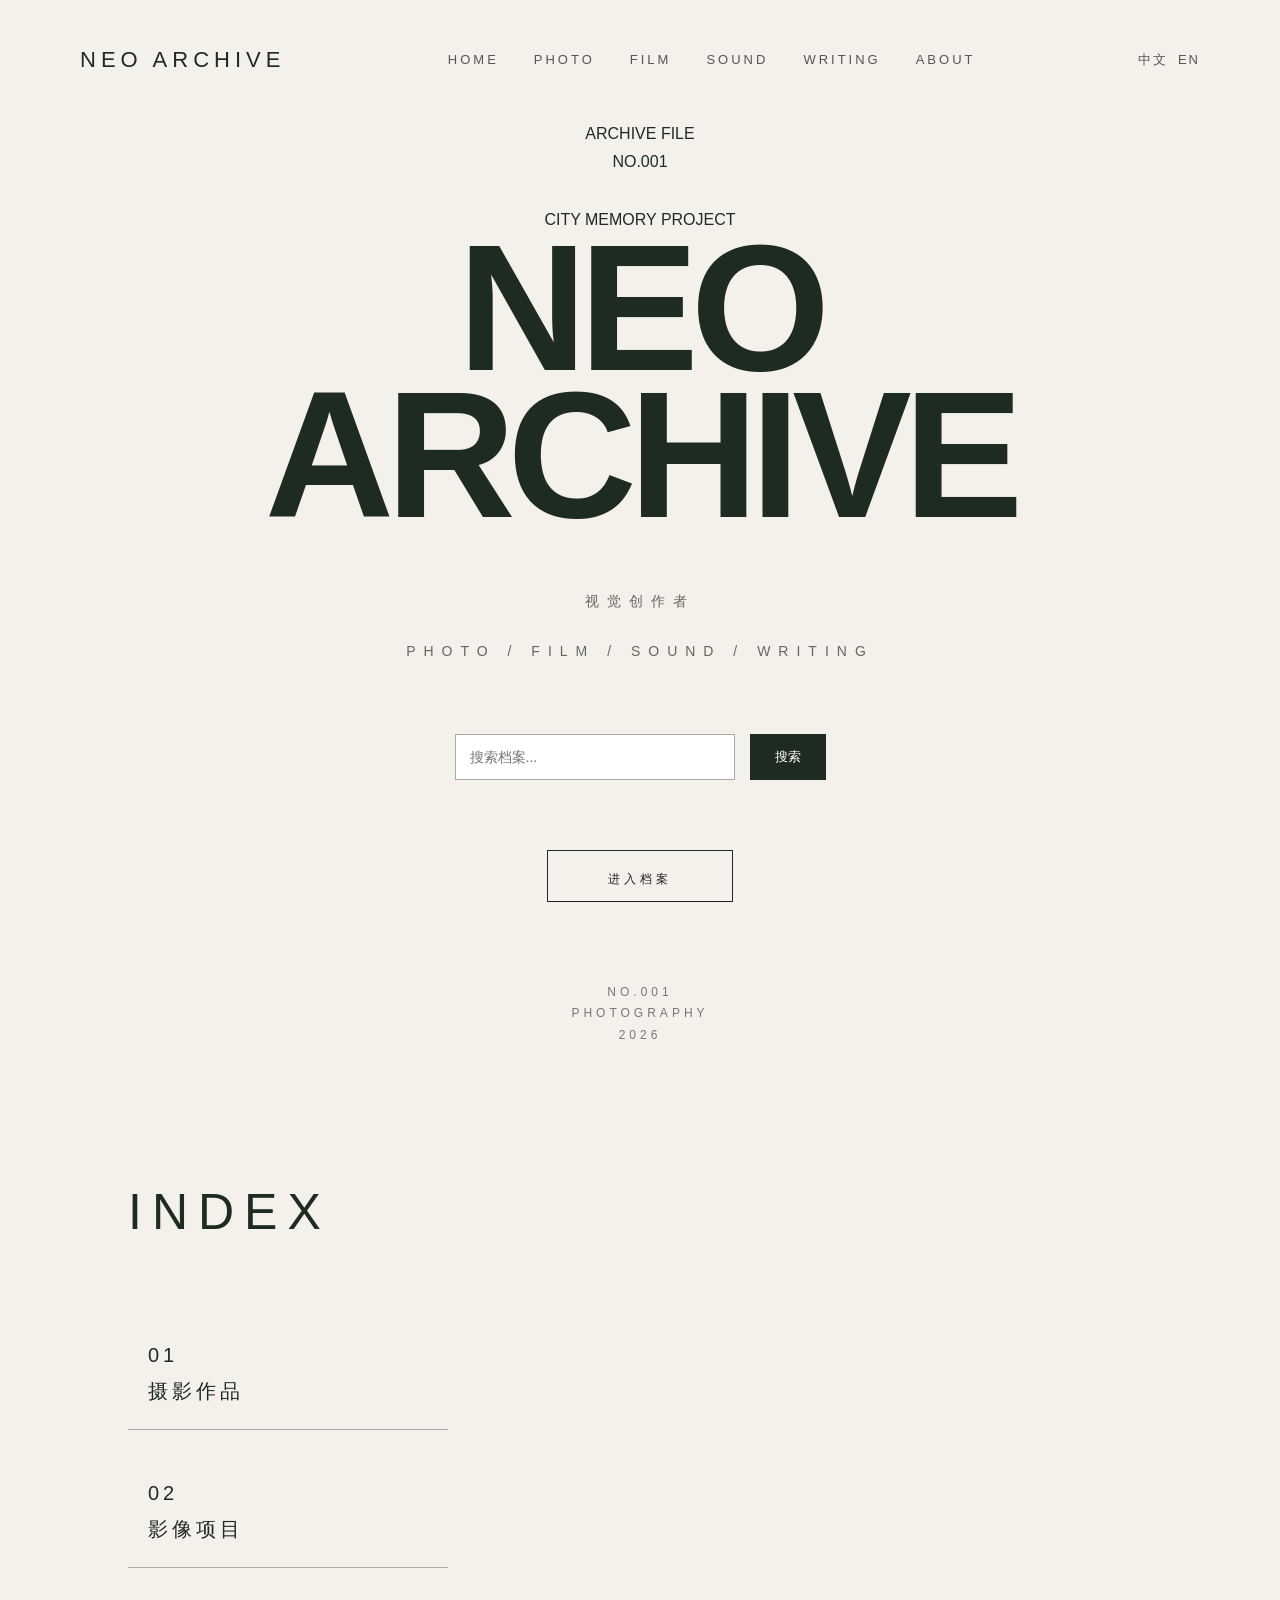
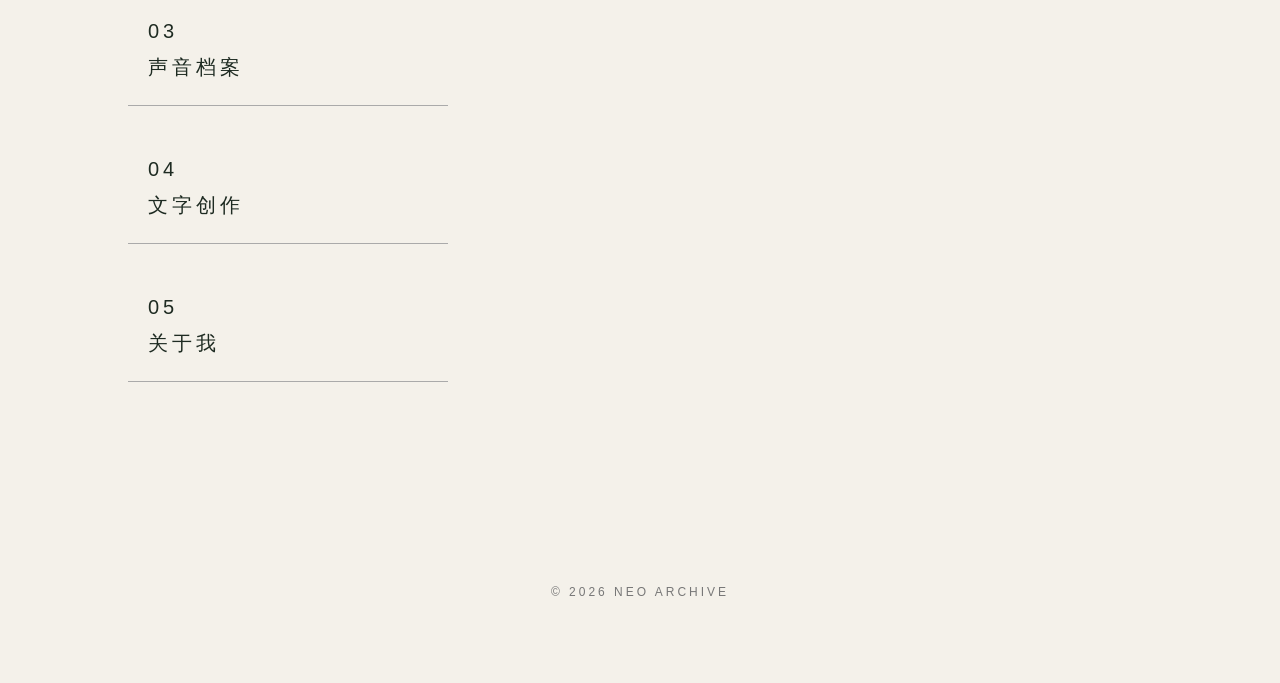
<file: index.html>
<!DOCTYPE html>
<html lang="zh-CN">

<head>

<meta charset="UTF-8">

<meta name="viewport" content="width=device-width, initial-scale=1.0">

<title>NEO ARCHIVE</title>

<link rel="stylesheet" href="style.css">

</head>


<body>


<header class="site-header">


<div class="logo">

<a href="index.html">

NEO ARCHIVE

</a>

</div>



<nav>

<a href="index.html">
HOME
</a>

<a href="photo.html">
PHOTO
</a>

<a href="film.html">
FILM
</a>

<a href="sound.html">
SOUND
</a>

<a href="writing.html">
WRITING
</a>

<a href="about.html">
ABOUT
</a>


</nav>



<div class="language">

<button onclick="changeLanguage('zh')">
中文
</button>


<button onclick="changeLanguage('en')">
EN
</button>


</div>


</header>





<main class="home">


<div class="cover">



<div class="archive-label top-label">


ARCHIVE FILE

<br>

NO.001

<br><br>

CITY MEMORY PROJECT


</div>





<h1 class="logo-big">

NEO

<br>

ARCHIVE

</h1>





<div class="creator-role">


<span data-zh>
视觉创作者
</span>


<span data-en style="display:none;">
VISUAL CREATOR
</span>


<br><br>


PHOTO / FILM / SOUND / WRITING


</div>






<div class="search-box">


<input

id="searchInput"

type="text"

data-placeholder-zh="搜索档案..."

data-placeholder-en="SEARCH ARCHIVE..."

placeholder="搜索档案..."

>


<button>

<span data-zh>
搜索
</span>


<span data-en style="display:none;">
SEARCH
</span>


</button>


</div>






<a href="photo.html" class="enter">


<span data-zh>
进入档案
</span>


<span data-en style="display:none;">
ENTER ARCHIVE
</span>


</a>






<div class="info">


NO.001

<br>

PHOTOGRAPHY

<br>

2026


</div>




</div>


</main>







<section class="archive-index">


<h2>

INDEX

</h2>



<div class="archive-menu">



<a href="photo.html">

01

<br>

<span data-zh>
摄影作品
</span>

<span data-en style="display:none;">
PHOTO
</span>


</a>





<a href="film.html">

02

<br>

<span data-zh>
影像项目
</span>

<span data-en style="display:none;">
FILM
</span>


</a>





<a href="sound.html">

03

<br>

<span data-zh>
声音档案
</span>

<span data-en style="display:none;">
SOUND
</span>


</a>





<a href="writing.html">

04

<br>

<span data-zh>
文字创作
</span>

<span data-en style="display:none;">
WRITING
</span>


</a>





<a href="about.html">

05

<br>

<span data-zh>
关于我
</span>

<span data-en style="display:none;">
ABOUT
</span>


</a>



</div>


</section>







<footer>

© 2026 NEO ARCHIVE

</footer>





<script src="script.js"></script>


</body>


</html>
</file>
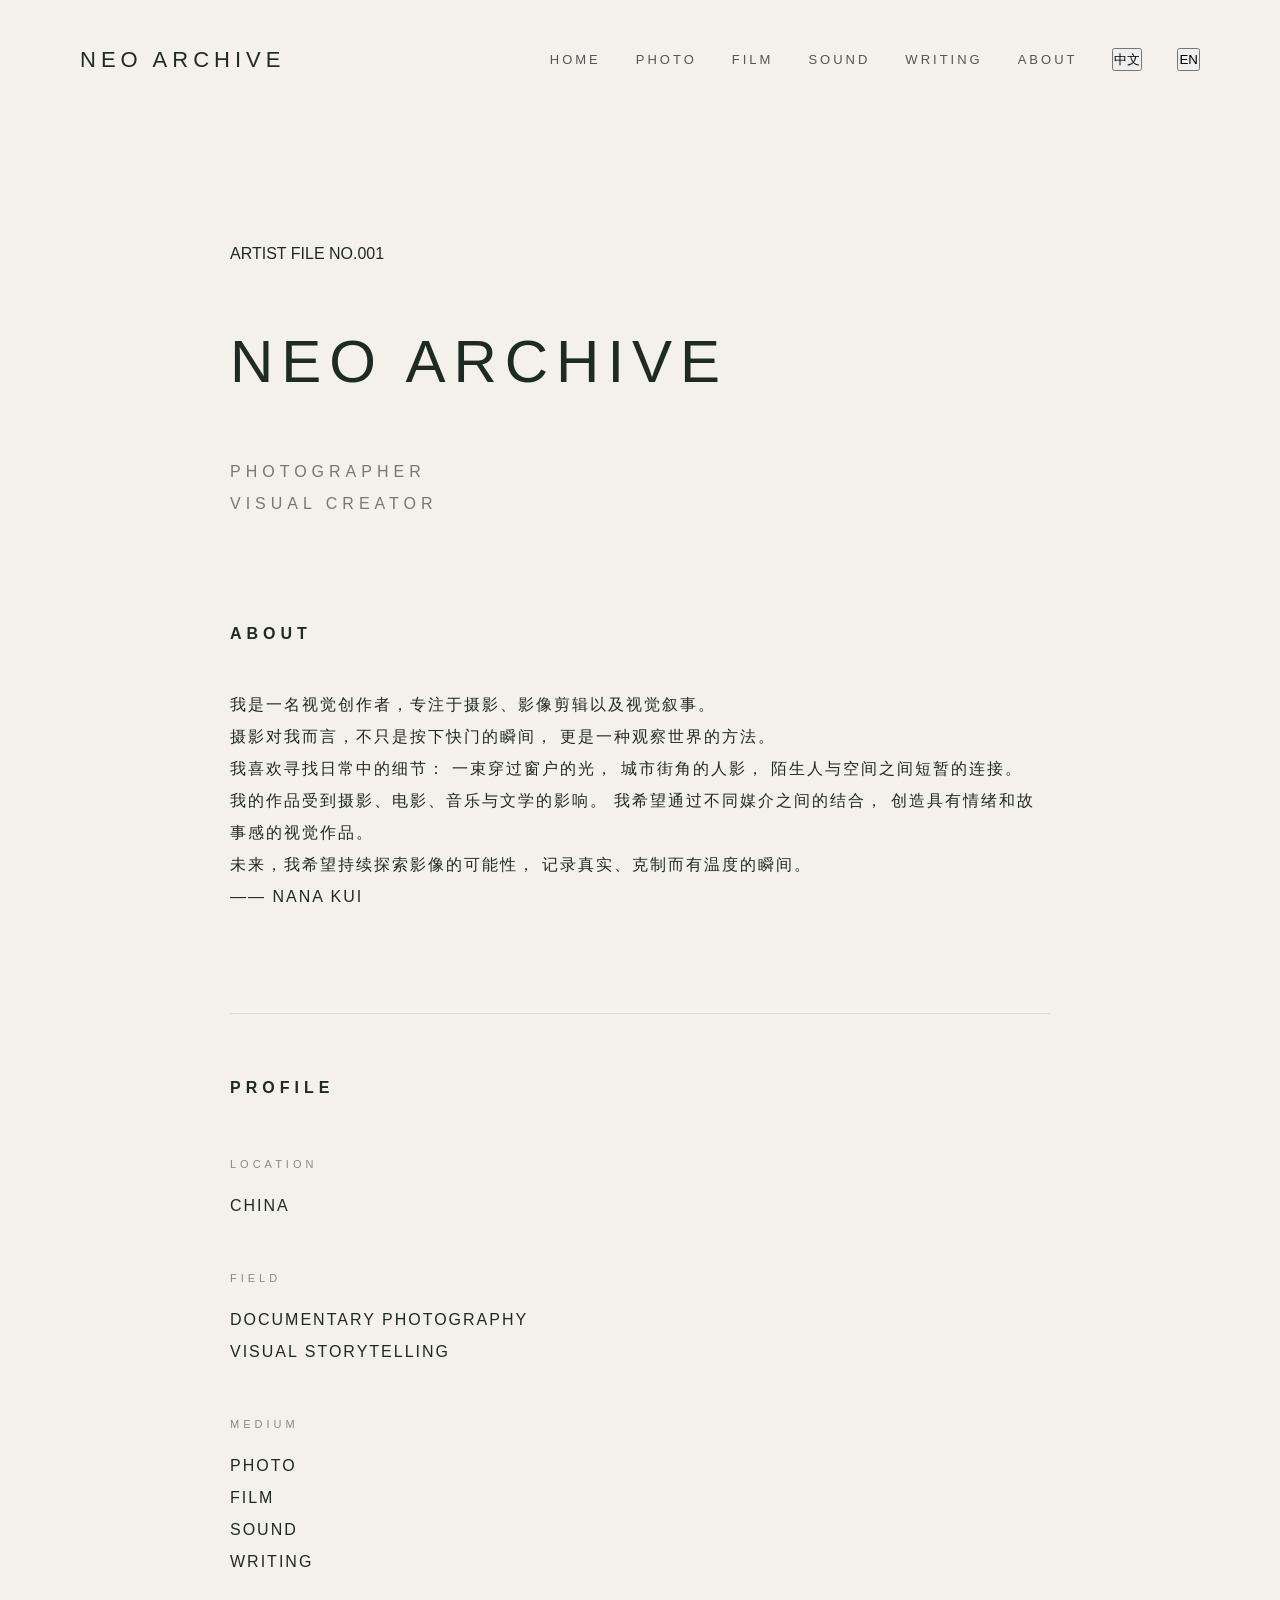
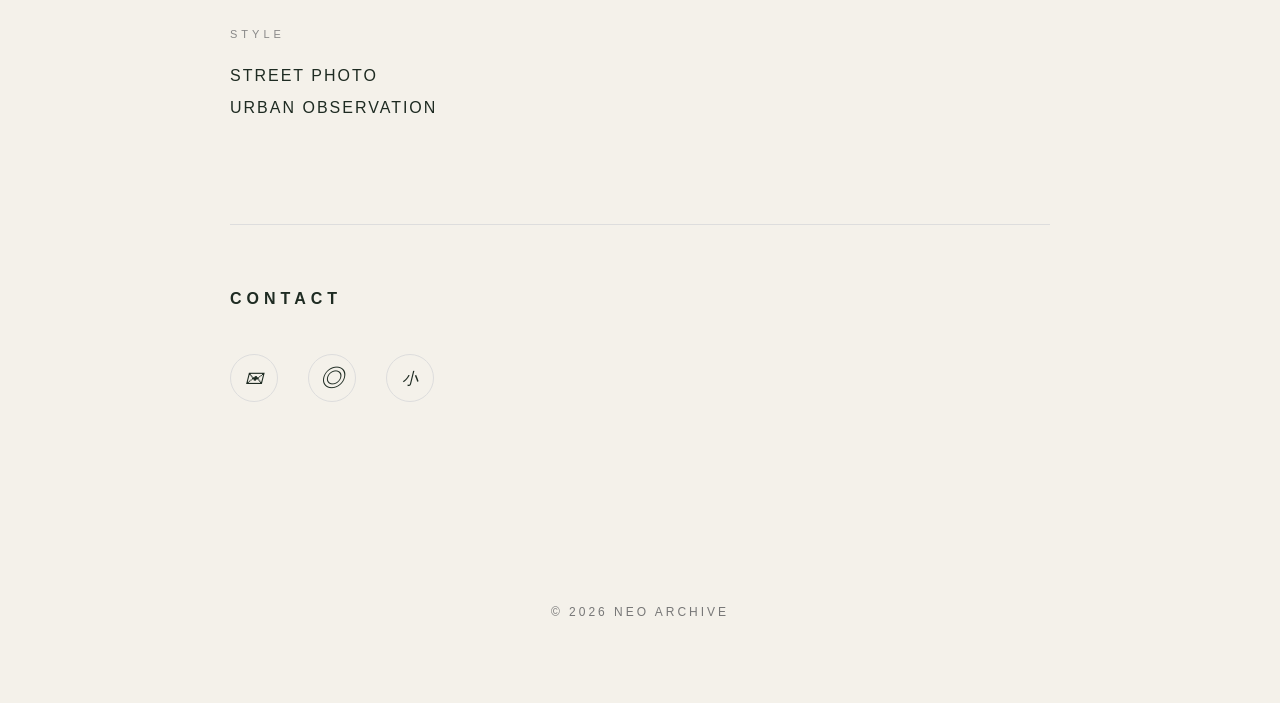
<file: about.html>
<!DOCTYPE html>
<html lang="zh-CN">

<head>

<meta charset="UTF-8">

<meta name="viewport" content="width=device-width, initial-scale=1.0">

<title>ABOUT - NEO ARCHIVE</title>

<link rel="stylesheet" href="style.css">

</head>


<body>



<header class="site-header">


<div class="logo">

<a href="index.html">

NEO ARCHIVE

</a>

</div>



<nav>

<a href="index.html">HOME</a>

<a href="photo.html">PHOTO</a>

<a href="film.html">FILM</a>

<a href="sound.html">SOUND</a>

<a href="writing.html">WRITING</a>

<a href="about.html">ABOUT</a>


<button onclick="changeLanguage('zh')">

中文

</button>


<button onclick="changeLanguage('en')">

EN

</button>


</nav>


</header>








<section class="about-page">



<p class="file-number">

ARTIST FILE NO.001

</p>




<h1>

NEO ARCHIVE

</h1>



<p class="role">

PHOTOGRAPHER

<br>

VISUAL CREATOR

</p>








<div class="about-text">


<h2>
ABOUT
</h2>



<p data-zh>

我是一名视觉创作者，专注于摄影、影像剪辑以及视觉叙事。

</p>


<p data-en style="display:none;">

I am a visual creator focusing on photography, film editing and visual storytelling.

</p>




<p data-zh>

摄影对我而言，不只是按下快门的瞬间，
更是一种观察世界的方法。

</p>


<p data-en style="display:none;">

For me, photography is not only the moment of pressing the shutter,
but also a way of observing and understanding the world.

</p>





<p data-zh>

我喜欢寻找日常中的细节：

一束穿过窗户的光，
城市街角的人影，
陌生人与空间之间短暂的连接。

</p>


<p data-en style="display:none;">

I enjoy discovering overlooked details in everyday life:

a beam of light passing through a window,
a figure standing on a city street,
and the brief connection between people and spaces.

</p>






<p data-zh>

我的作品受到摄影、电影、音乐与文学的影响。

我希望通过不同媒介之间的结合，
创造具有情绪和故事感的视觉作品。

</p>


<p data-en style="display:none;">

My work is influenced by photography, cinema, music and literature.

Through the combination of different mediums,
I hope to create visual works with emotion and narrative.

</p>







<p data-zh>

未来，我希望持续探索影像的可能性，
记录真实、克制而有温度的瞬间。

</p>


<p data-en style="display:none;">

In the future, I hope to continue exploring the possibilities of visual expression,
capturing authentic, subtle and warm moments.

</p>






<p class="signature">

—— NANA KUI

</p>



</div>









<div class="profile-box">


<h2>
PROFILE
</h2>



<div class="profile-item">

<p class="label">

LOCATION

</p>


<p data-zh>

CHINA

</p>


<p data-en style="display:none;">

CHINA

</p>


</div>





<div class="profile-item">

<p class="label">

FIELD

</p>


<p data-zh>

DOCUMENTARY PHOTOGRAPHY

<br>

VISUAL STORYTELLING

</p>


<p data-en style="display:none;">

DOCUMENTARY PHOTOGRAPHY

<br>

VISUAL STORYTELLING

</p>


</div>







<div class="profile-item">

<p class="label">

MEDIUM

</p>


<p data-zh>

PHOTO

<br>

FILM

<br>

SOUND

<br>

WRITING

</p>


<p data-en style="display:none;">

PHOTO

<br>

FILM

<br>

SOUND

<br>

WRITING

</p>


</div>







<div class="profile-item">

<p class="label">

STYLE

</p>


<p data-zh>

STREET PHOTO

<br>

URBAN OBSERVATION

</p>


<p data-en style="display:none;">

STREET PHOTO

<br>

URBAN OBSERVATION

</p>


</div>



</div>









<section class="contact-section">


<h2>
CONTACT
</h2>


<div class="social-icons">


<a href="mailto:zsy2323@qq.com" 
title="Email">

<i class="icon email"></i>

</a>




<a href="https://www.instagram.com/ds14646/"
target="_blank"
title="Instagram">

<i class="icon instagram"></i>

</a>




<a href="https://www.xiaohongshu.com/user/profile/670105b9000000001d030f6c"
target="_blank"
title="Xiaohongshu">

<i class="icon xhs"></i>

</a>



</div>


</section>







</section>








<footer>


© 2026 NEO ARCHIVE


</footer>





<script src="script.js"></script>


</body>

</html>
</file>
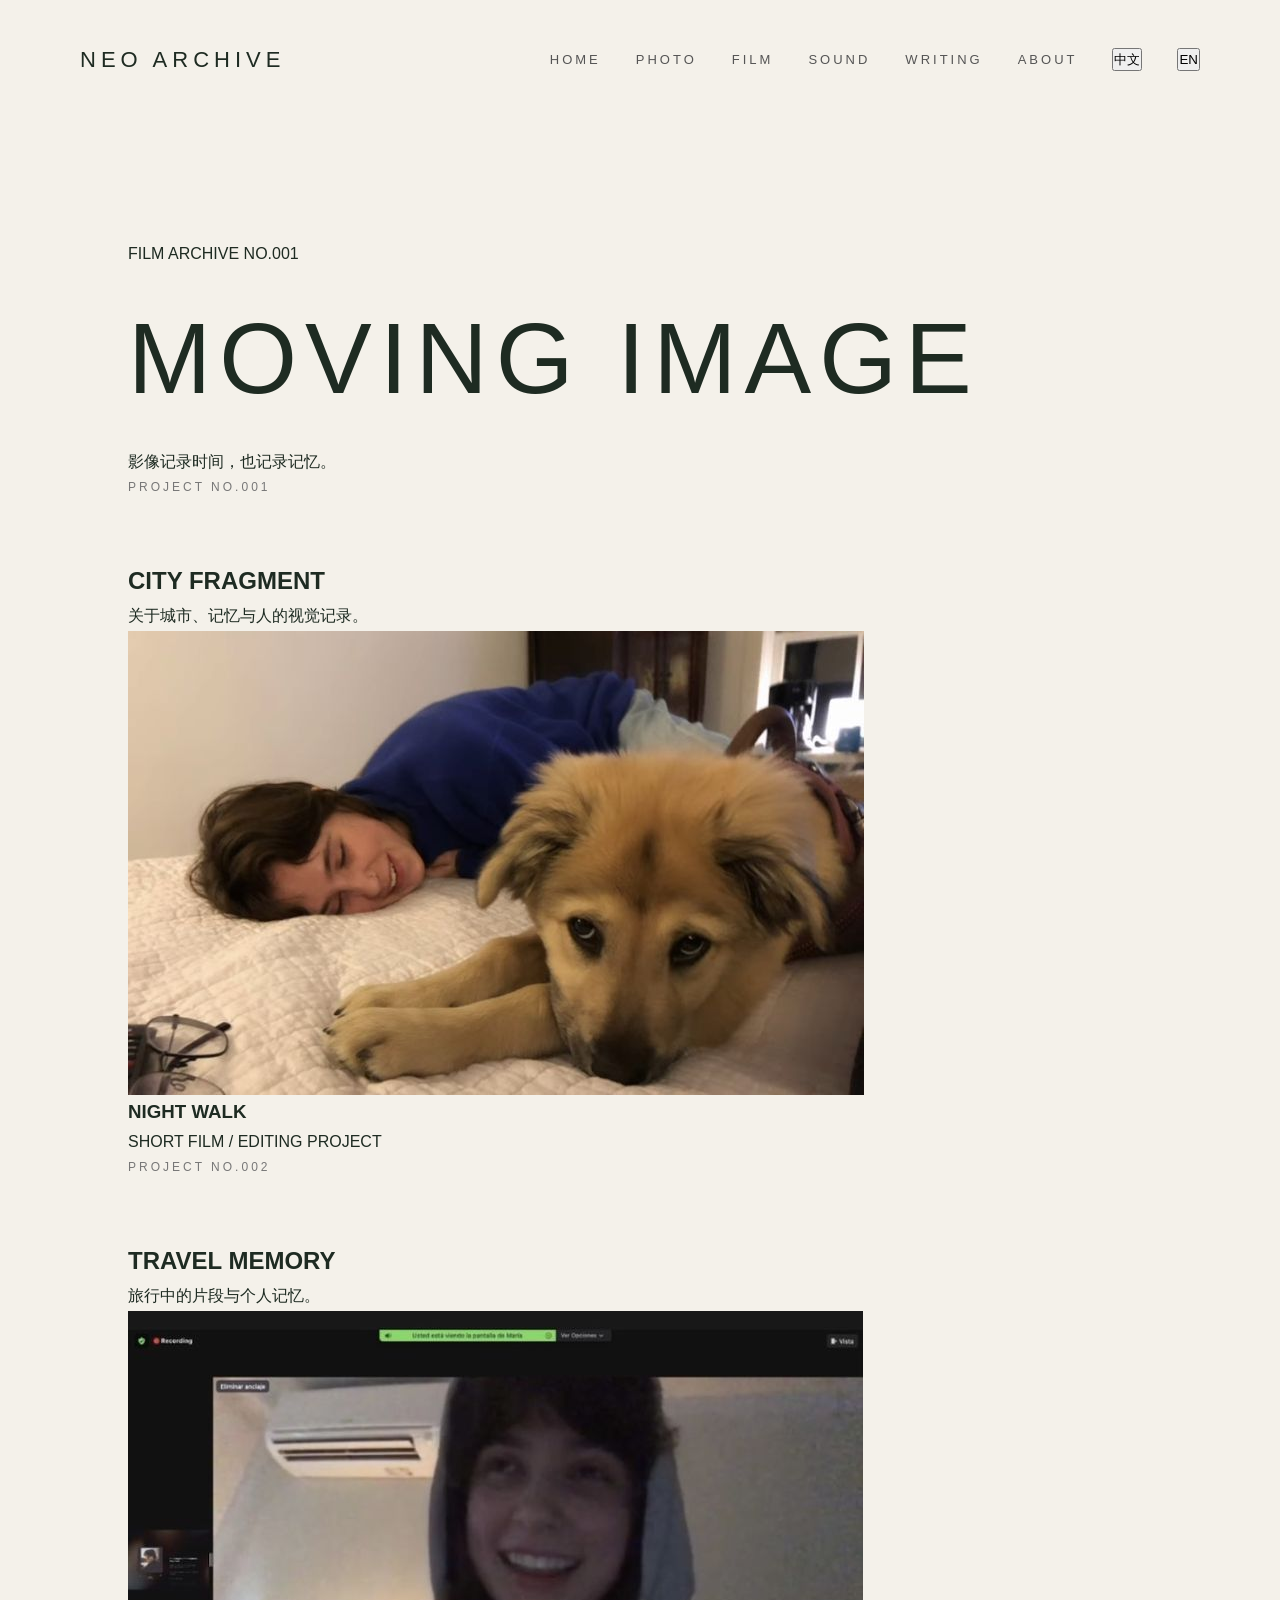
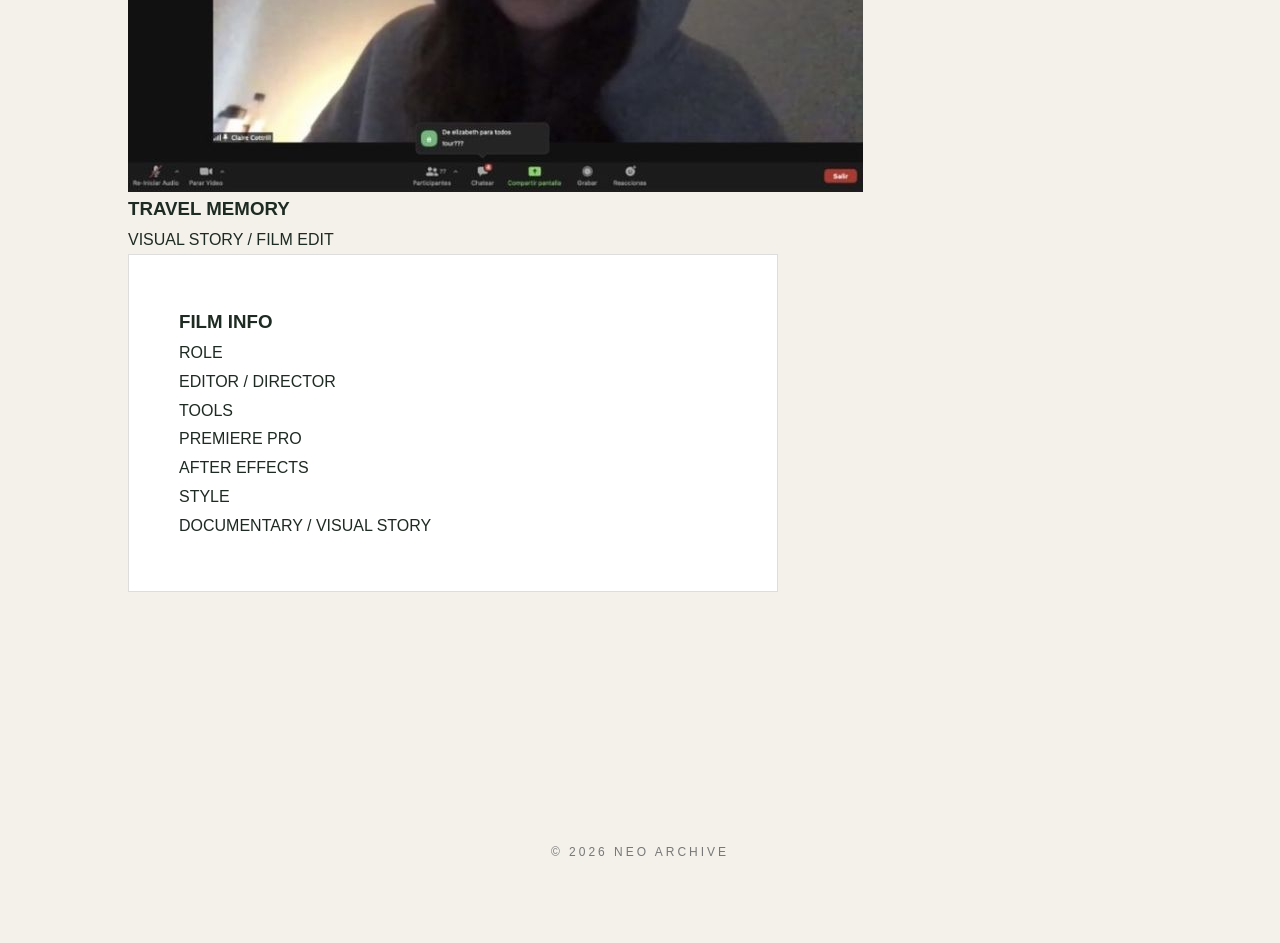
<file: film.html>
<!DOCTYPE html>
<html lang="zh-CN">

<head>

<meta charset="UTF-8">

<meta name="viewport" content="width=device-width, initial-scale=1.0">

<meta name="description" content="NEO ARCHIVE film and video editing portfolio.">

<title>FILM - NEO ARCHIVE</title>

<link rel="stylesheet" href="style.css">

</head>


<body>


<header class="site-header">


    <div class="logo">

        <a href="index.html">

            NEO ARCHIVE

        </a>

    </div>



    <nav>

        <a href="index.html">
            HOME
        </a>

        <a href="photo.html">
            PHOTO
        </a>

        <a href="film.html">
            FILM
        </a>

        <a href="sound.html">
            SOUND
        </a>

        <a href="writing.html">
            WRITING
        </a>

        <a href="about.html">
            ABOUT
        </a>



        <button onclick="changeLanguage('zh')">
            中文
        </button>

        <button onclick="changeLanguage('en')">
            EN
        </button>

    </nav>


</header>





<main class="film-page">


    <p class="file-number">

        FILM ARCHIVE NO.001

    </p>




    <h1>

        MOVING IMAGE

    </h1>





    <div class="film-intro">


        <p data-zh>

            影像记录时间，也记录记忆。

        </p>


        <p data-en style="display:none;">

            Moving images record time, memory and the moments between them.

        </p>


    </div>






    <!-- PROJECT 01 -->

    <section class="film-project">


        <div class="film-project-header">


            <p class="project-number">

                PROJECT NO.001

            </p>


            <h2>

                CITY FRAGMENT

            </h2>


            <p data-zh>

                关于城市、记忆与人的视觉记录。

            </p>


            <p data-en style="display:none;">

                A visual story about the city, memory and human movement.

            </p>


        </div>





        <div class="video-box">


            <img

                src="video/night.jpg"

                alt="Night Walk"

            >


        </div>





        <div class="film-title">


            <h3>

                NIGHT WALK

            </h3>


            <p>

                SHORT FILM / EDITING PROJECT

            </p>


        </div>


    </section>







    <!-- PROJECT 02 -->

    <section class="film-project">


        <div class="film-project-header">


            <p class="project-number">

                PROJECT NO.002

            </p>


            <h2>

                TRAVEL MEMORY

            </h2>


            <p data-zh>

                旅行中的片段与个人记忆。

            </p>


            <p data-en style="display:none;">

                Fragments of travel and personal memory.

            </p>


        </div>





        <div class="video-box">


            <img

                src="video/travel.jpg"

                alt="Travel Memory"

            >


        </div>





        <div class="film-title">


            <h3>

                TRAVEL MEMORY

            </h3>


            <p>

                VISUAL STORY / FILM EDIT

            </p>


        </div>


    </section>








    <!-- ROLE -->

    <section class="film-info">


        <h3>

            FILM INFO

        </h3>



        <p>

            ROLE

            <br>

            EDITOR / DIRECTOR

        </p>



        <p>

            TOOLS

            <br>

            PREMIERE PRO

            <br>

            AFTER EFFECTS

        </p>



        <p>

            STYLE

            <br>

            DOCUMENTARY / VISUAL STORY

        </p>


    </section>



</main>







<footer>

    © 2026 NEO ARCHIVE

</footer>








<script src="script.js"></script>

</body>

</html>
</file>
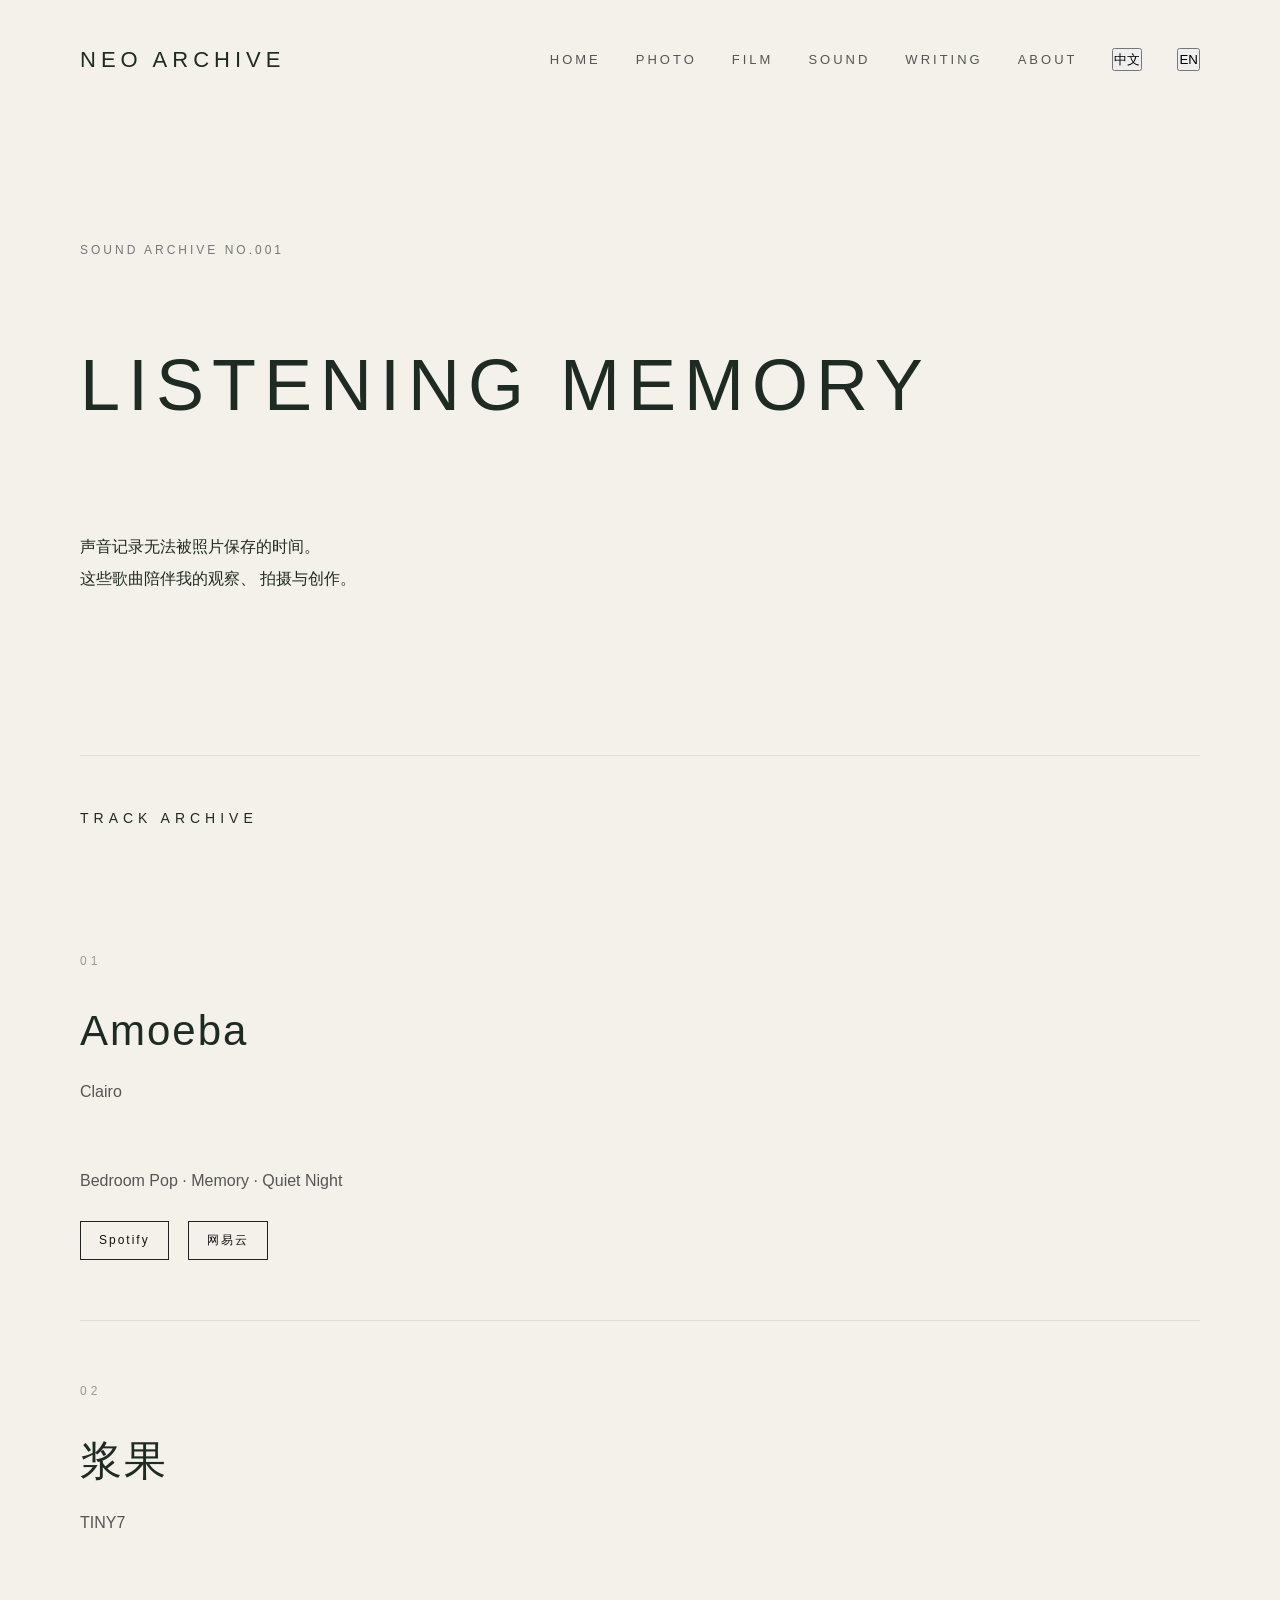
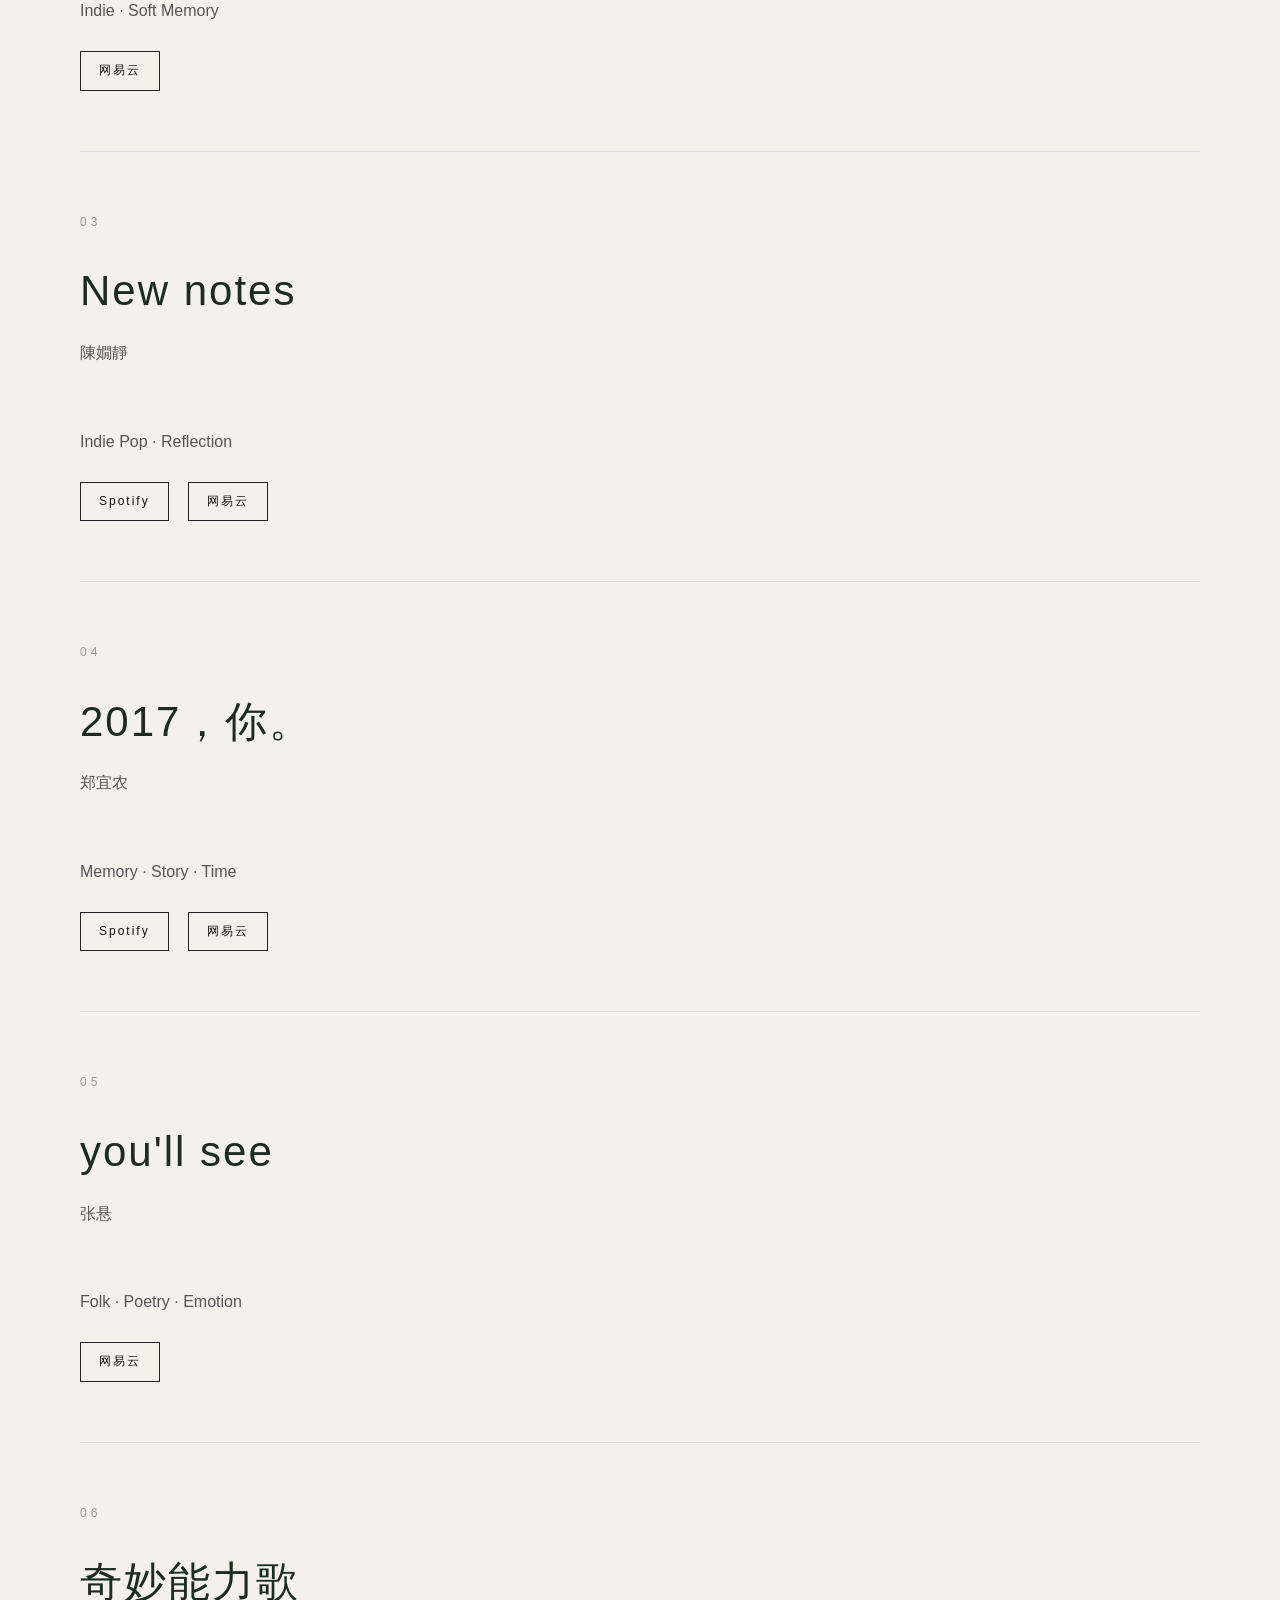
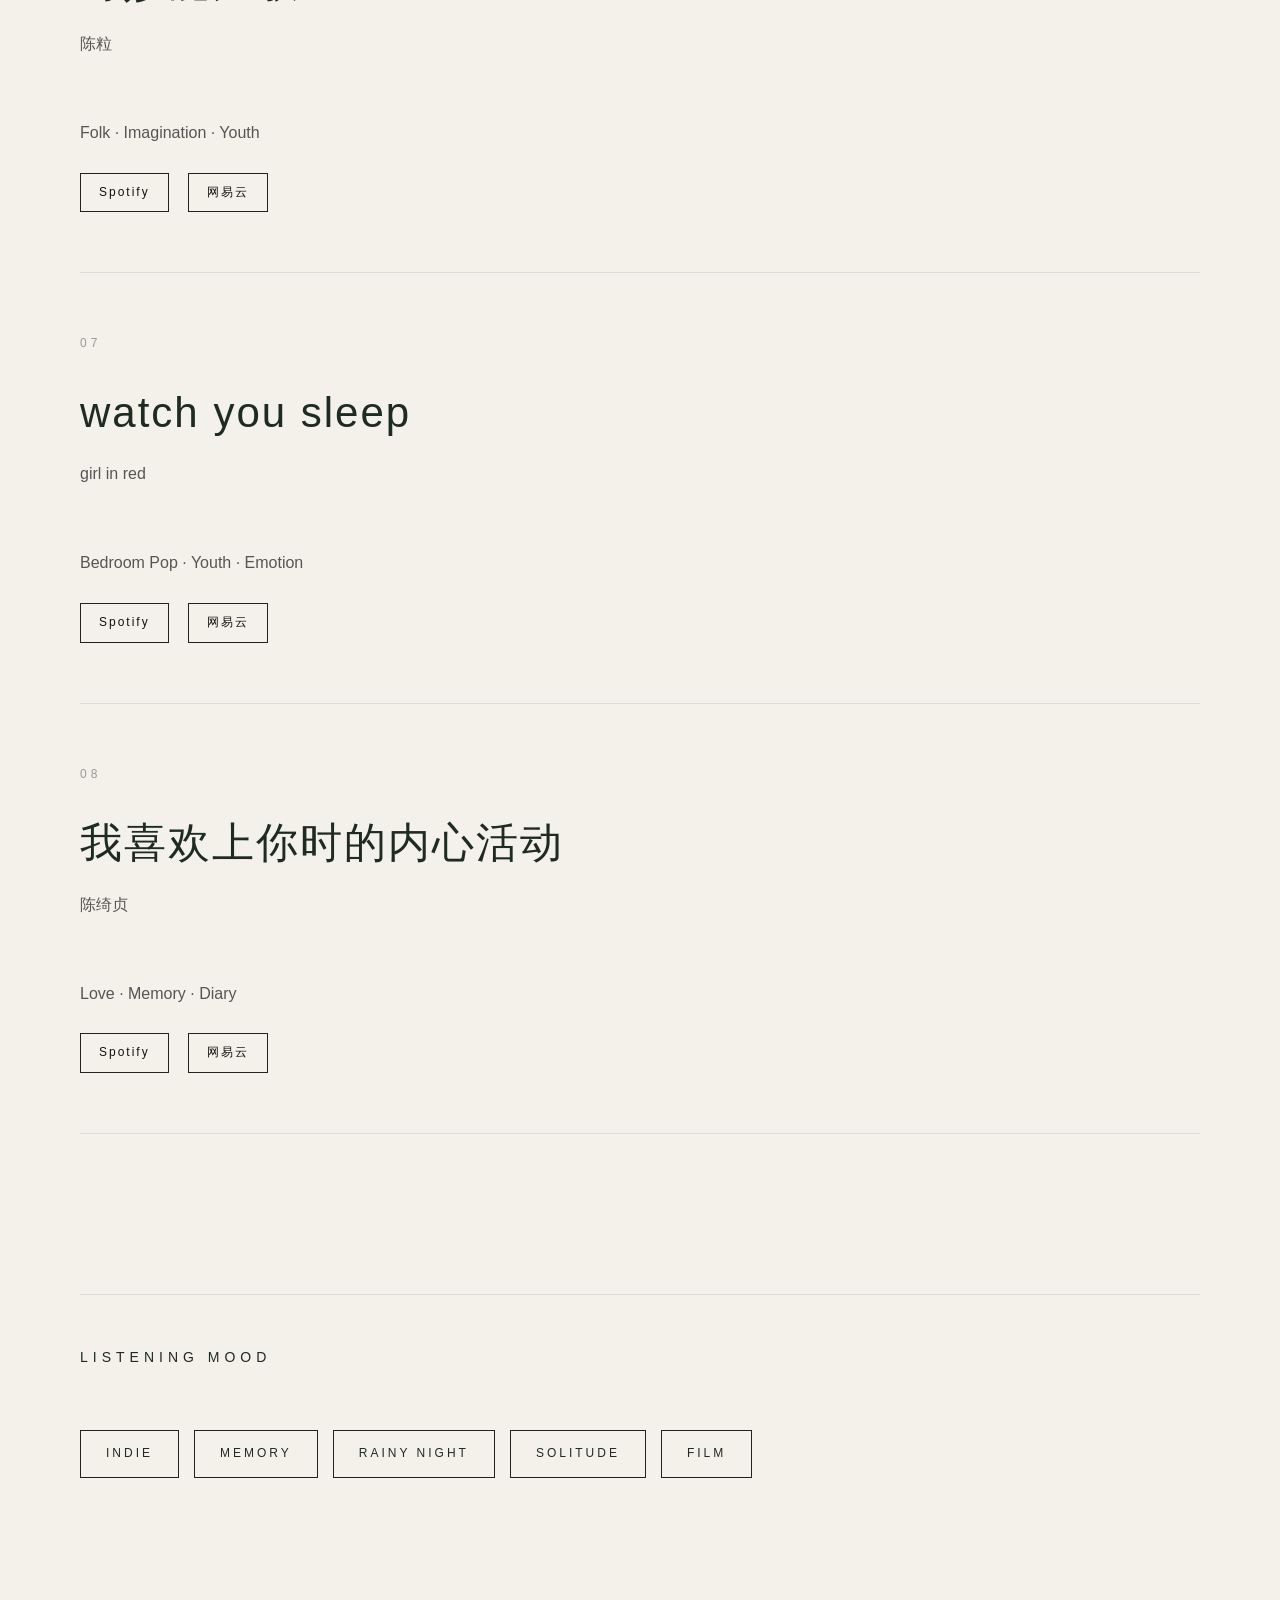
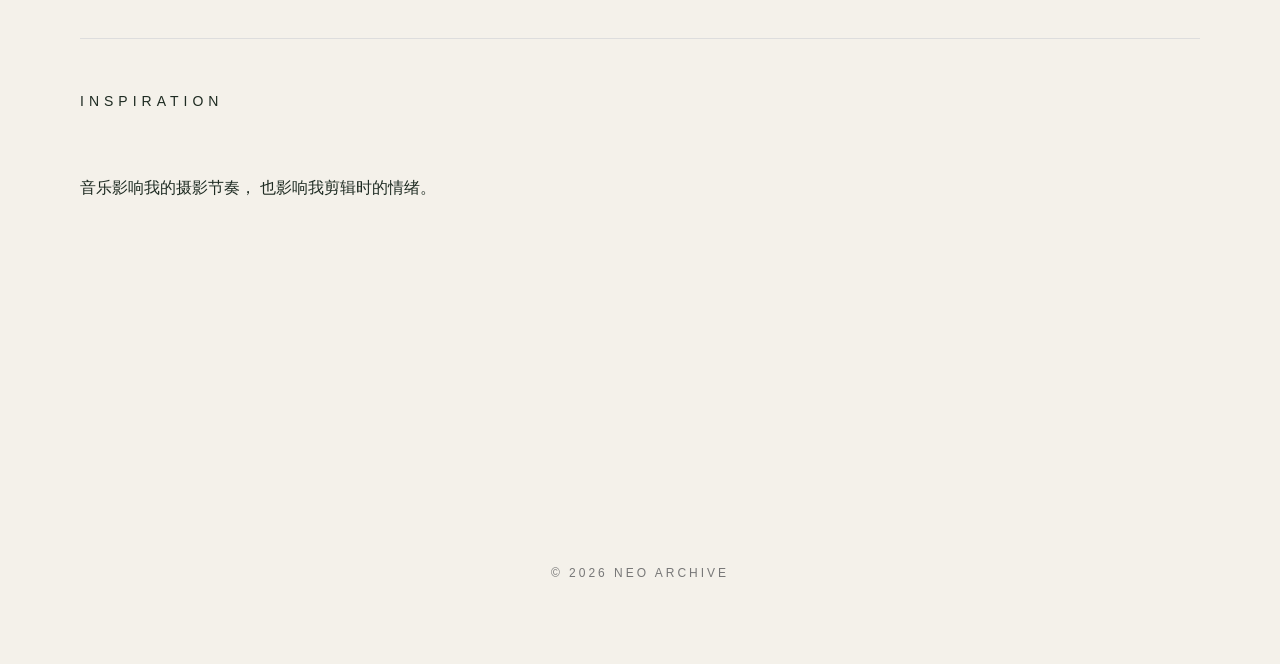
<file: sound.html>
<!DOCTYPE html>
<html lang="zh-CN">

<head>

<meta charset="UTF-8">
<meta name="viewport" content="width=device-width, initial-scale=1.0">

<title>SOUND - NEO ARCHIVE</title>

<link rel="stylesheet" href="style.css">

</head>


<body>


<header class="site-header">

<div class="logo">

<a href="index.html">
NEO ARCHIVE
</a>

</div>



<nav>

<a href="index.html">HOME</a>

<a href="photo.html">PHOTO</a>

<a href="film.html">FILM</a>

<a href="sound.html">SOUND</a>

<a href="writing.html">WRITING</a>

<a href="about.html">ABOUT</a>


<button onclick="changeLanguage('zh')">
中文
</button>


<button onclick="changeLanguage('en')">
EN
</button>


</nav>

</header>





<section class="sound-page">



<p class="project-number">
SOUND ARCHIVE NO.001
</p>



<h1>
LISTENING MEMORY
</h1>



<div class="sound-intro">


<p data-zh>
声音记录无法被照片保存的时间。
</p>


<p data-en style="display:none;">
Sound preserves moments that photographs cannot capture.
</p>



<p data-zh>
这些歌曲陪伴我的观察、
拍摄与创作。
</p>



<p data-en style="display:none;">
These songs accompany my observation,
photography and creation.
</p>


</div>









<div class="music-section">


<h2>
TRACK ARCHIVE
</h2>





<div class="track-list">





<!-- 01 -->

<div class="track-item">


<p class="number">
01
</p>


<h3>
Amoeba
</h3>


<p>
Clairo
</p>



<div class="track-cover">

<img src="assets/music/amoeba.jpg">

</div>



<p>
Bedroom Pop · Memory · Quiet Night
</p>



<div class="music-link">

<a href="https://open.spotify.com/track/0HAqq2GcQKyi3s87GuN7jU" target="_blank">
Spotify
</a>


<a href="https://music.163.com/song?id=1861555510" target="_blank">
网易云
</a>

</div>


</div>










<!-- 02 -->


<div class="track-item">


<p class="number">
02
</p>


<h3>
浆果
</h3>


<p>
TINY7
</p>



<div class="track-cover">

<img src="assets/music/berry.jpg">

</div>



<p>
Indie · Soft Memory
</p>



<div class="music-link">

<a href="https://music.163.com/song?id=2015896805" target="_blank">
网易云
</a>


</div>


</div>










<!-- 03 -->


<div class="track-item">


<p class="number">
03
</p>


<h3>
New notes
</h3>


<p>
陳嫺靜
</p>



<div class="track-cover">

<img src="assets/music/newnotes.jpg">

</div>



<p>
Indie Pop · Reflection
</p>



<div class="music-link">


<a href="https://open.spotify.com/track/7I5lH35nAkjNlIETjvBOyL" target="_blank">
Spotify
</a>


<a href="https://music.163.com/song?id=2681066624" target="_blank">
网易云
</a>


</div>


</div>









<!-- 04 -->


<div class="track-item">


<p class="number">
04
</p>


<h3>
2017，你。
</h3>


<p>
郑宜农
</p>



<div class="track-cover">

<img src="assets/music/2017.jpg">

</div>



<p>
Memory · Story · Time
</p>



<div class="music-link">


<a href="https://open.spotify.com/track/71tjejKg8brTvKod5K6pWY" target="_blank">
Spotify
</a>


<a href="https://music.163.com/song?id=1809746616" target="_blank">
网易云
</a>


</div>


</div>









<!-- 05 -->


<div class="track-item">


<p class="number">
05
</p>


<h3>
you'll see
</h3>


<p>
张悬
</p>



<div class="track-cover">

<img src="assets/music/youllsee.jpg">

</div>



<p>
Folk · Poetry · Emotion
</p>



<div class="music-link">


<a href="https://music.163.com/song?id=26590183" target="_blank">
网易云
</a>


</div>


</div>









<!-- 06 -->


<div class="track-item">


<p class="number">
06
</p>


<h3>
奇妙能力歌
</h3>


<p>
陈粒
</p>



<div class="track-cover">

<img src="assets/music/qimiaonengli.jpg">

</div>



<p>
Folk · Imagination · Youth
</p>



<div class="music-link">


<a href="https://open.spotify.com/track/3mI8CEKN4jBiq41WHaOPOg" target="_blank">
Spotify
</a>


<a href="https://music.163.com/song?id=30431366" target="_blank">
网易云
</a>


</div>


</div>









<!-- 07 -->


<div class="track-item">


<p class="number">
07
</p>


<h3>
watch you sleep
</h3>


<p>
girl in red
</p>



<div class="track-cover">

<img src="assets/music/girlinred.jpg">

</div>



<p>
Bedroom Pop · Youth · Emotion
</p>



<div class="music-link">


<a href="https://open.spotify.com/track/6tMwheKgpMHBcHtr8aYMn8" target="_blank">
Spotify
</a>


<a href="https://music.163.com/song?id=1335640251" target="_blank">
网易云
</a>


</div>


</div>









<!-- 08 -->


<div class="track-item">


<p class="number">
08
</p>


<h3>
我喜欢上你时的内心活动
</h3>


<p>
陈绮贞
</p>



<div class="track-cover">

<img src="assets/music/chenqi.jpg">

</div>



<p>
Love · Memory · Diary
</p>



<div class="music-link">


<a href="https://open.spotify.com/track/3Sk5vML32xkCFsysfuvNYl" target="_blank">
Spotify
</a>


<a href="https://music.163.com/song?id=471403427" target="_blank">
网易云
</a>


</div>


</div>






</div>


</div>









<div class="music-section">


<h2>
LISTENING MOOD
</h2>



<div class="tags">

<span>
INDIE
</span>


<span>
MEMORY
</span>


<span>
RAINY NIGHT
</span>


<span>
SOLITUDE
</span>


<span>
FILM
</span>


</div>


</div>









<div class="music-section">


<h2>
INSPIRATION
</h2>



<p data-zh>

音乐影响我的摄影节奏，
也影响我剪辑时的情绪。

</p>



<p data-en style="display:none;">

Music influences the rhythm of my photography
and the emotions in my editing.

</p>


</div>






</section>






<footer>

© 2026 NEO ARCHIVE

</footer>





<script src="script.js"></script>


</body>

</html>
</file>
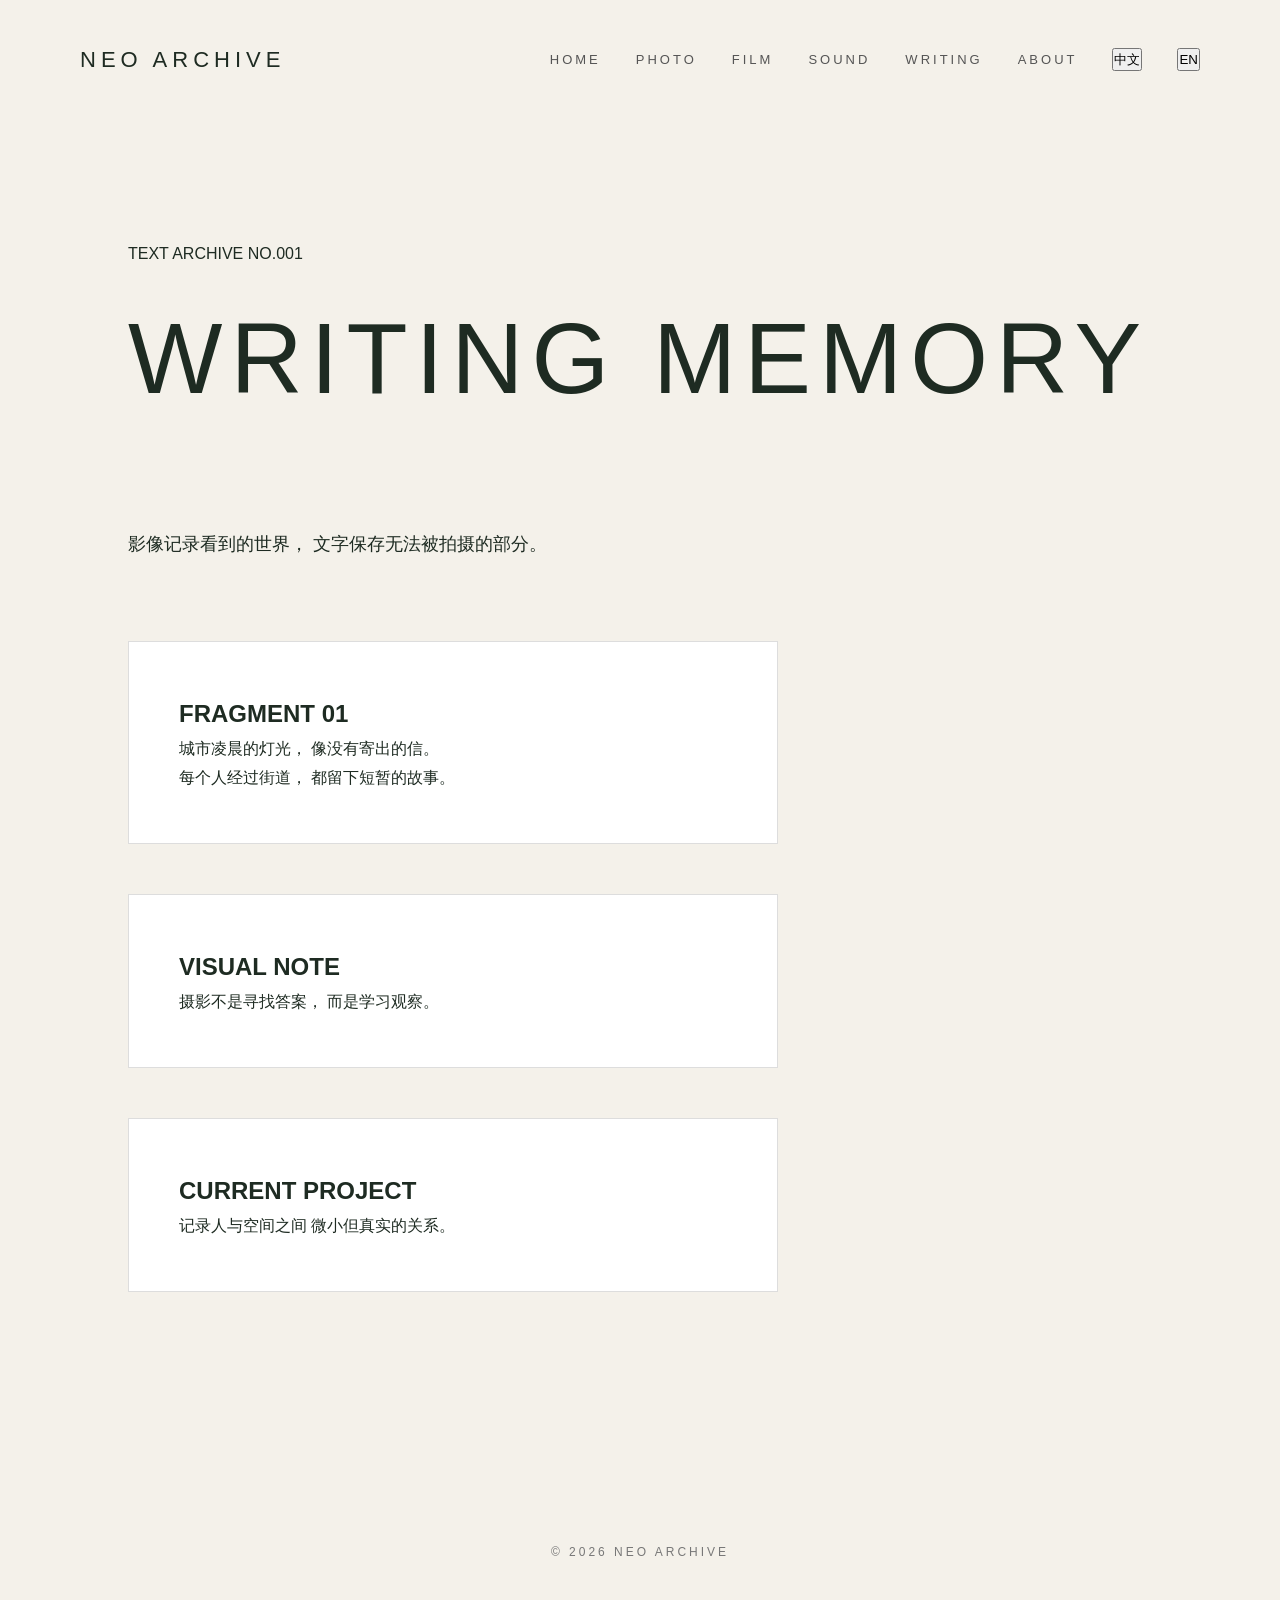
<file: writing.html>
<!DOCTYPE html>


<html lang="zh-CN">


<head>


<meta charset="UTF-8">


<meta name="viewport" content="width=device-width, initial-scale=1.0">


<title>WRITING - NEO ARCHIVE</title>


<link rel="stylesheet" href="style.css">


</head>





<body>





<header class="site-header">



<div class="logo">


<a href="index.html">


NEO ARCHIVE


</a>


</div>






<nav>


<a href="index.html">

HOME

</a>


<a href="photo.html">

PHOTO

</a>


<a href="film.html">

FILM

</a>


<a href="sound.html">

SOUND

</a>


<a href="writing.html">

WRITING

</a>


<a href="about.html">

ABOUT

</a>






<button onclick="changeLanguage('zh')">

中文

</button>




<button onclick="changeLanguage('en')">

EN

</button>



</nav>



</header>









<section class="writing-page">





<p class="file-number">


TEXT ARCHIVE NO.001


</p>







<h1 data-lang="writingTitle">


WRITING MEMORY


</h1>







<div class="writing-intro">



<p data-lang="writingIntro">


影像记录看到的世界，

文字保存无法被拍摄的部分。


</p>




</div>









<div class="note-paper">



<h2>


FRAGMENT 01


</h2>







<p>


城市凌晨的灯光，

像没有寄出的信。


</p>





<p>


每个人经过街道，

都留下短暂的故事。


</p>





</div>









<div class="note-paper">



<h2>


VISUAL NOTE


</h2>






<p>


摄影不是寻找答案，

而是学习观察。


</p>





</div>









<div class="note-paper">



<h2>


CURRENT PROJECT


</h2>







<p>


记录人与空间之间

微小但真实的关系。


</p>





</div>







</section>







<footer>


© 2026 NEO ARCHIVE


</footer>







<script src="language.js"></script>



</body>


</html>
</file>
<file: style.css>
/* =========================
   NEO ARCHIVE
   Minimal Photo Portfolio
========================= */


/* 基础 */

*{
    margin:0;
    padding:0;
    box-sizing:border-box;
}


body{

    background:#F4F1EA;

    color:#1E2B22;

    font-family:
    "Helvetica Neue",
    "PingFang SC",
    "Microsoft YaHei",
    Arial,
    sans-serif;

    line-height:1.8;

}



/* 图片 */

img{

    max-width:100%;
    height:auto;
    display:block;

}



/* 链接 */

a{

    color:inherit;
    text-decoration:none;

}



/* =========================
 HEADER
========================= */


.site-header{

    position:relative;

    display:flex;

    justify-content:space-between;

    align-items:center;

    padding:

    40px 80px;


    z-index:10;

}



.logo a{

    font-size:22px;

    letter-spacing:5px;

    font-weight:500;

}



nav{

    display:flex;

    gap:35px;

}



nav a{

    font-size:13px;

    letter-spacing:3px;

    color:#555;

    transition:.3s;

}



nav a:hover{

    color:#1E2B22;

}



/* 语言按钮 */


.language{

    display:flex;

    gap:10px;

}



.language button{

    border:none;

    background:none;

    cursor:pointer;

    font-size:13px;

    letter-spacing:2px;

    color:#555;

}


.language button:hover{

    color:#1E2B22;

}



/* =========================
 HOME
========================= */


.home{

    min-height:90vh;

    display:flex;

    justify-content:center;

    align-items:center;

}



.cover{

    position:relative;

    text-align:center;

}







/* 主标题 */


.logo-big{

    font-size:
    clamp(90px,14vw,180px);

    line-height:0.82;

    letter-spacing:-8px;

    font-weight:600;

    color:#1E2B22;

    animation:titleShow 1.2s ease;

}



.creator-role{

    margin-top:60px;

    font-size:14px;

    letter-spacing:8px;

    color:#666;

    text-transform:uppercase;

}



/* 搜索 */


.search-box{

    margin-top:70px;

    display:flex;

    justify-content:center;

    gap:15px;

}



.search-box input{


    width:280px;


    padding:14px;


    background:white;


    border:

    1px solid #aaa;


    font-size:14px;


}



.search-box button{


    padding:14px 25px;


    border:none;


    background:#1E2B22;


    color:white;


    cursor:pointer;

}



/* 进入按钮 */


.enter{

    display:inline-block;

    margin-top:45px;

    padding:18px 60px;

    border:1px solid #1E2B22;

    letter-spacing:5px;

    font-size:12px;

    transition:.5s;

}


.enter:hover{

    background:#1E2B22;

    color:#F4F1EA;

}



.enter:hover{


    background:#1E2B22;

    color:white;

}



.info{

    margin-top:80px;

    font-size:12px;

    letter-spacing:4px;

    color:#777;

}.lightbox{

    position:fixed;

    inset:0;

    background:rgba(0,0,0,.8);

    display:none;

    justify-content:center;

    align-items:center;

    z-index:999;

}



.lightbox img{

    max-width:90%;

    max-height:90%;

}



.lightbox.active{

    display:flex;

}





/* =========================
 INDEX
========================= */


.archive-index{


    padding:

    120px 10%;


}



.archive-index h2{


    font-size:50px;

    font-weight:300;

    letter-spacing:10px;


}




.archive-menu{


    margin-top:60px;


    display:flex;

    flex-direction:column;

    gap:25px;


}



.archive-menu a{


    width:320px;


    padding:20px;


    border-bottom:

    1px solid #aaa;


    font-size:20px;


    letter-spacing:4px;


    transition:.4s;


}



.archive-menu a:hover{


    transform:translateX(20px);


}





/* =========================
 PHOTO PAGE
========================= */


.photo-page,
.film-page,
.sound-page,
.writing-page,
.about-page{


    padding:

    120px 10%;


}



.photo-page h1,
.film-page h1,
.sound-page h1,
.writing-page h1,
.about-page h1{


    font-size:

    clamp(50px,8vw,100px);


    font-weight:300;


    letter-spacing:8px;


}




.description,
.sound-intro,
.writing-intro{


    max-width:650px;


    margin:80px 0;


    font-size:18px;


}



/* 摄影图片 */


.photo-book{


    display:flex;

    flex-direction:column;


    gap:120px;


}



.photo-book img{


    width:85%;


    margin:auto;


    transition:.8s;


}



.photo-book img:hover{


    transform:scale(1.03);


}





/* =========================
 CARD
========================= */


.music-card,
.note-paper,
.film-info,
.camera-info{


    max-width:650px;


    background:white;


    padding:50px;


    margin-bottom:50px;


    border:

    1px solid #ddd;


}




/* =========================
 FOOTER
========================= */


footer{


    padding:60px;


    text-align:center;


    color:#777;


    font-size:13px;


}





/* 动画 */


@keyframes titleShow{


from{

opacity:0;

transform:translateY(40px);

}


to{

opacity:1;

transform:translateY(0);

}


}





/* =========================
 MOBILE
========================= */


@media(max-width:768px){


.site-header{


    padding:25px;


    flex-direction:column;

    gap:25px;


}



nav{


    gap:15px;

    flex-wrap:wrap;

    justify-content:center;


}



.logo-big{


    font-size:70px;


}



.archive-label{


    display:none;


}



.creator-role{


    font-size:14px;


}



.photo-page,
.film-page,
.sound-page,
.writing-page,
.about-page{


    padding:

    80px 25px;


}



.photo-book img{


    width:100%;


}


.archive-menu a{


    width:100%;


}



}.cover{

    animation:fadeIn 1.5s ease;

}


@keyframes fadeIn{

from{

opacity:0;

transform:translateY(30px);

}


to{

opacity:1;

transform:translateY(0);

}

}.contact-section{

    margin-top:120px;

    padding-top:50px;

    border-top:1px solid #ddd;

}



.contact-section h2{

    font-size:18px;

    letter-spacing:5px;

    margin-bottom:50px;

}



.contact-grid{

    display:flex !important;

    flex-direction:column !important;

    gap:40px !important;

}



.contact-grid .label{

    font-size:11px;

    letter-spacing:4px;

    color:#888;

    margin-bottom:15px;

}



.contact-grid a{

    color:#1E2B22;

    letter-spacing:2px;

}



.contact-grid a:hover{

    opacity:.6;

}@media(max-width:768px){


.contact-grid{

    grid-template-columns:1fr;

}


}.contact-section{

    margin-top:120px;

    padding-top:60px;

    border-top:1px solid #ddd;

}



.contact-section h2{

    font-size:18px;

    letter-spacing:6px;

    margin-bottom:50px;

}



.contact-grid{

    display:grid;

    grid-template-columns:repeat(2,1fr);

    gap:60px;

}



.contact-grid .label{

    font-size:11px;

    letter-spacing:4px;

    color:#888;

    margin-bottom:15px;

}



.contact-grid a{

    color:#1E2B22;

    text-decoration:none;

    letter-spacing:2px;

}



.contact-grid a:hover{

    opacity:.6;

}




@media(max-width:768px){

.contact-grid{

grid-template-columns:1fr;

}

}.about-page{

max-width:900px;

margin:120px auto;

padding:0 40px;

}


.about-page h1{

font-size:60px;

letter-spacing:8px;

margin:40px 0;

}



.role{

letter-spacing:5px;

color:#777;

line-height:2;

}



.about-text,
.profile-box,
.contact-section{

margin-top:100px;

}



.about-text h2,
.profile-box h2,
.contact-section h2{

font-size:16px;

letter-spacing:5px;

margin-bottom:40px;

}



.about-text p{

line-height:2;

letter-spacing:2px;

}



.profile-box p{

margin-bottom:35px;

letter-spacing:3px;

}



.contact-section{

border-top:1px solid #ddd;

padding-top:60px;

}



.contact-grid{

display:grid;

grid-template-columns:repeat(2,1fr);

gap:50px;

}



.label{

font-size:11px;

letter-spacing:4px;

color:#888;

}



.contact-grid a{

color:#1E2B22;

text-decoration:none;

}



@media(max-width:768px){


.about-page{

padding:0 20px;

}



.about-page h1{

font-size:40px;

}



.contact-grid{

grid-template-columns:1fr;

}


}.social-icons{

display:flex;

gap:35px;

margin-top:40px;

}



.social-icons a{

width:45px;

height:45px;

border:1px solid #ddd;

border-radius:50%;

display:flex;

align-items:center;

justify-content:center;

font-size:18px;

color:#1E2B22;

text-decoration:none;

transition:.3s;

}



.social-icons a:hover{

transform:translateY(-5px);

border-color:#1E2B22;

}.social-icons{

display:flex;

gap:30px;

margin-top:40px;

}



.social-icons a{

width:48px;

height:48px;

border:1px solid #ddd;

border-radius:50%;

display:flex;

justify-content:center;

align-items:center;

transition:.3s;

}



.social-icons a:hover{

transform:translateY(-5px);

border-color:#222;

}



/* 邮箱 */

.icon.email::before{

content:"✉";

font-size:18px;

}



/* Instagram */

.icon.instagram::before{

content:"◎";

font-size:24px;

}



/* 小红书 */

.icon.xhs::before{

content:"小";

font-size:16px;

letter-spacing:1px;

}.home-page{

max-width:1200px;

margin:auto;

padding:0 40px;

}



.hero{

min-height:85vh;

display:flex;

flex-direction:column;

justify-content:center;

}



.archive-number{

font-size:12px;

letter-spacing:5px;

color:#888;

}




.hero h1{

font-size:90px;

line-height:.9;

letter-spacing:12px;

margin:50px 0;

}




.creator{

font-size:16px;

letter-spacing:5px;

line-height:2;

}



.field{

margin-top:40px;

letter-spacing:4px;

font-size:13px;

}




.enter{

display:inline-block;

margin-top:70px;

border-bottom:1px solid #222;

padding-bottom:10px;

color:#222;

text-decoration:none;

letter-spacing:4px;

}





.index-section{

padding:120px 0;

border-top:1px solid #ddd;

}



.index-section h2{

letter-spacing:6px;

font-size:16px;

}




.index-list{

display:flex;

flex-direction:column;

margin-top:50px;

}



.index-list a{

padding:30px 0;

border-bottom:1px solid #ddd;

font-size:24px;

letter-spacing:5px;

color:#111;

text-decoration:none;

}



.index-list span{

font-size:12px;

color:#888;

margin-right:40px;

}




footer{

padding:60px 40px;

letter-spacing:3px;

font-size:12px;

}




@media(max-width:768px){


.hero h1{

font-size:55px;

}


.home-page{

padding:0 20px;

}


}.profile-box{

margin-top:100px;

padding-top:60px;

border-top:1px solid #ddd;

}



.profile-box h2{

font-size:16px;

letter-spacing:5px;

margin-bottom:50px;

}



.profile-item{

margin-bottom:45px;

}



.profile-item .label{

font-size:11px;

letter-spacing:4px;

color:#888;

margin-bottom:15px;

}



.profile-item p{

line-height:2;

letter-spacing:2px;

}.photo-book{

display:flex;

flex-direction:column;

gap:100px;

margin-top:100px;

}



.photo-book figure{

margin:0;

}



.photo-book img{

width:100%;

display:block;

}



.photo-book figcaption{

margin-top:20px;

font-size:12px;

letter-spacing:4px;

color:#777;

}/* =========================
   PHOTO ARCHIVE STYLE
========================= */


.photo-page{

max-width:1100px;

margin:auto;

padding:80px 40px;

}



/* 项目编号 */

.project-number{

font-size:12px;

letter-spacing:5px;

color:#888;

margin-bottom:40px;

}



/* 标题 */

.photo-page h1{

font-size:60px;

font-weight:400;

letter-spacing:10px;

margin-bottom:60px;

}



/* 项目信息 */

.project-info{

display:flex;

gap:100px;

padding-bottom:60px;

border-bottom:1px solid #ddd;

font-size:12px;

letter-spacing:3px;

line-height:2;

}





/* 描述 */

.description{

max-width:600px;

margin:80px 0;

line-height:2.2;

font-size:15px;

letter-spacing:2px;

}





/* 图片区域 */

.photo-book{

display:flex;

flex-direction:column;

gap:100px;

}





.photo-book figure{

margin:0;

}





.photo-book img{

width:100%;

display:block;

cursor:pointer;

transition:.6s ease;

}





.photo-book img:hover{

opacity:.85;

transform:scale(1.01);

}





.photo-book figcaption{

margin-top:20px;

font-size:11px;

letter-spacing:5px;

color:#777;

}





/* 图片放大 */

.lightbox{

position:fixed;

top:0;

left:0;

width:100%;

height:100%;

background:rgba(0,0,0,.92);

display:none;

justify-content:center;

align-items:center;

z-index:9999;

}





.lightbox.active{

display:flex;

}





.lightbox img{

max-width:90%;

max-height:90%;

object-fit:contain;

}





.close-lightbox{

position:absolute;

top:40px;

right:50px;

color:white;

font-size:40px;

font-weight:200;

cursor:pointer;

}





/* 项目信息 */

.camera-info{

margin-top:120px;

padding-top:50px;

border-top:1px solid #ddd;

font-size:13px;

line-height:2;

letter-spacing:2px;

}





.camera-info h3{

font-size:14px;

letter-spacing:5px;

margin-bottom:40px;

}





/* 档案文字 */

.archive-note{

margin-top:100px;

padding-top:50px;

border-top:1px solid #ddd;

max-width:650px;

line-height:2.2;

letter-spacing:2px;

}





/* 手机适配 */

@media(max-width:768px){


.photo-page{

padding:50px 20px;

}



.photo-page h1{

font-size:38px;

letter-spacing:6px;

}



.project-info{

gap:30px;

flex-wrap:wrap;

}


}/* =====================
 SOUND PAGE
===================== */


.sound-page{

max-width:1100px;

margin:auto;

padding:80px 40px;

}




.sound-page h1{

font-size:60px;

font-weight:400;

letter-spacing:10px;

margin:50px 0;

}




.sound-intro{

max-width:600px;

line-height:2.2;

margin-bottom:100px;

}




.music-section{

margin-bottom:100px;

padding-top:50px;

border-top:1px solid #ddd;

}




.music-section h2{

font-size:14px;

letter-spacing:5px;

margin-bottom:50px;

}




.music-list{

display:flex;

flex-direction:column;

}




.music-item{

padding:25px 0;

border-bottom:1px solid #ddd;

font-size:24px;

letter-spacing:5px;

}




.music-item span{

font-size:12px;

color:#888;

margin-right:40px;

}




.tags{

display:flex;

gap:20px;

flex-wrap:wrap;

}




.tags span{

border:1px solid #ccc;

padding:12px 25px;

font-size:12px;

letter-spacing:3px;

}




@media(max-width:768px){


.sound-page{

padding:50px 20px;

}



.sound-page h1{

font-size:38px;

}


}/* =========================
   SOUND ARCHIVE
========================= */


.sound-page {

    max-width: 1200px;
    margin: 0 auto;
    padding: 120px 40px;

}



.project-number {

    font-size: 12px;
    letter-spacing: 3px;
    color: #777;
    margin-bottom: 60px;

}



.sound-page h1 {

    font-size: 72px;
    font-weight: 400;
    letter-spacing: 8px;
    margin-bottom: 80px;

}



.sound-intro {

    max-width: 500px;
    line-height: 2;
    font-size: 16px;
    margin-bottom: 160px;

}





/* section */

.music-section {

    margin-bottom: 160px;

}



.music-section h2 {

    font-size: 14px;
    letter-spacing: 5px;
    font-weight: 400;
    margin-bottom: 60px;

}





/* artists */


.music-list {

    border-top:1px solid #ddd;

}



.music-item {

    display:flex;
    align-items:center;

    padding:30px 0;

    border-bottom:1px solid #ddd;

    font-size:32px;

    transition:0.4s;

}



.music-item span {

    width:80px;

    font-size:12px;

    color:#999;

    letter-spacing:3px;

}



.music-item:hover {

    padding-left:30px;

    opacity:0.6;

}





/* TRACK */

.track-list {

    display:flex;
    flex-direction:column;

}



.track-item {


    padding:60px 0;

    border-bottom:1px solid #ddd;

    position:relative;

    transition:0.5s;

}



.track-item:hover {

    transform:translateX(20px);

}





.track-item .number {


    font-size:12px;

    color:#999;

    letter-spacing:4px;

}



.track-item h3 {


    font-size:42px;

    font-weight:400;

    margin:20px 0 10px;

    letter-spacing:2px;

}



.track-item p {


    color:#555;

}





/* links */


.music-link {

    margin-top:25px;

}



.music-link a {


    display:inline-block;

    margin-right:15px;

    padding:8px 18px;

    border:1px solid #222;

    font-size:12px;

    letter-spacing:2px;

    text-decoration:none;

    color:#111;

    transition:.3s;


}



.music-link a:hover {


    background:#111;

    color:white;


}







/* tags */


.tags {


    display:flex;

    flex-wrap:wrap;

    gap:15px;


}



.tags span {


    border:1px solid #222;

    padding:12px 25px;

    font-size:12px;

    letter-spacing:3px;


}






/* footer */


footer {

    text-align:center;

    padding:80px 0;

    font-size:12px;

    letter-spacing:3px;

    color:#777;

}






/* mobile */

@media(max-width:768px){



.sound-page{

    padding:80px 25px;

}



.sound-page h1{

    font-size:42px;

}



.music-item{

    font-size:24px;

}



.track-item h3{

    font-size:30px;

}



}/* MUSIC COVER */

.track-cover{

    margin:30px 0;

    overflow:hidden;

    max-height:0;

    transition:.6s;

}


.track-cover img{

    width:260px;

    display:block;

}




.track-item:hover .track-cover{

    max-height:400px;

}





.track-info{

    max-width:500px;

    line-height:2;

    opacity:0;

    transform:translateY(20px);

    transition:.5s;

}



.track-item:hover .track-info{

    opacity:1;

    transform:none;

}
</file>
